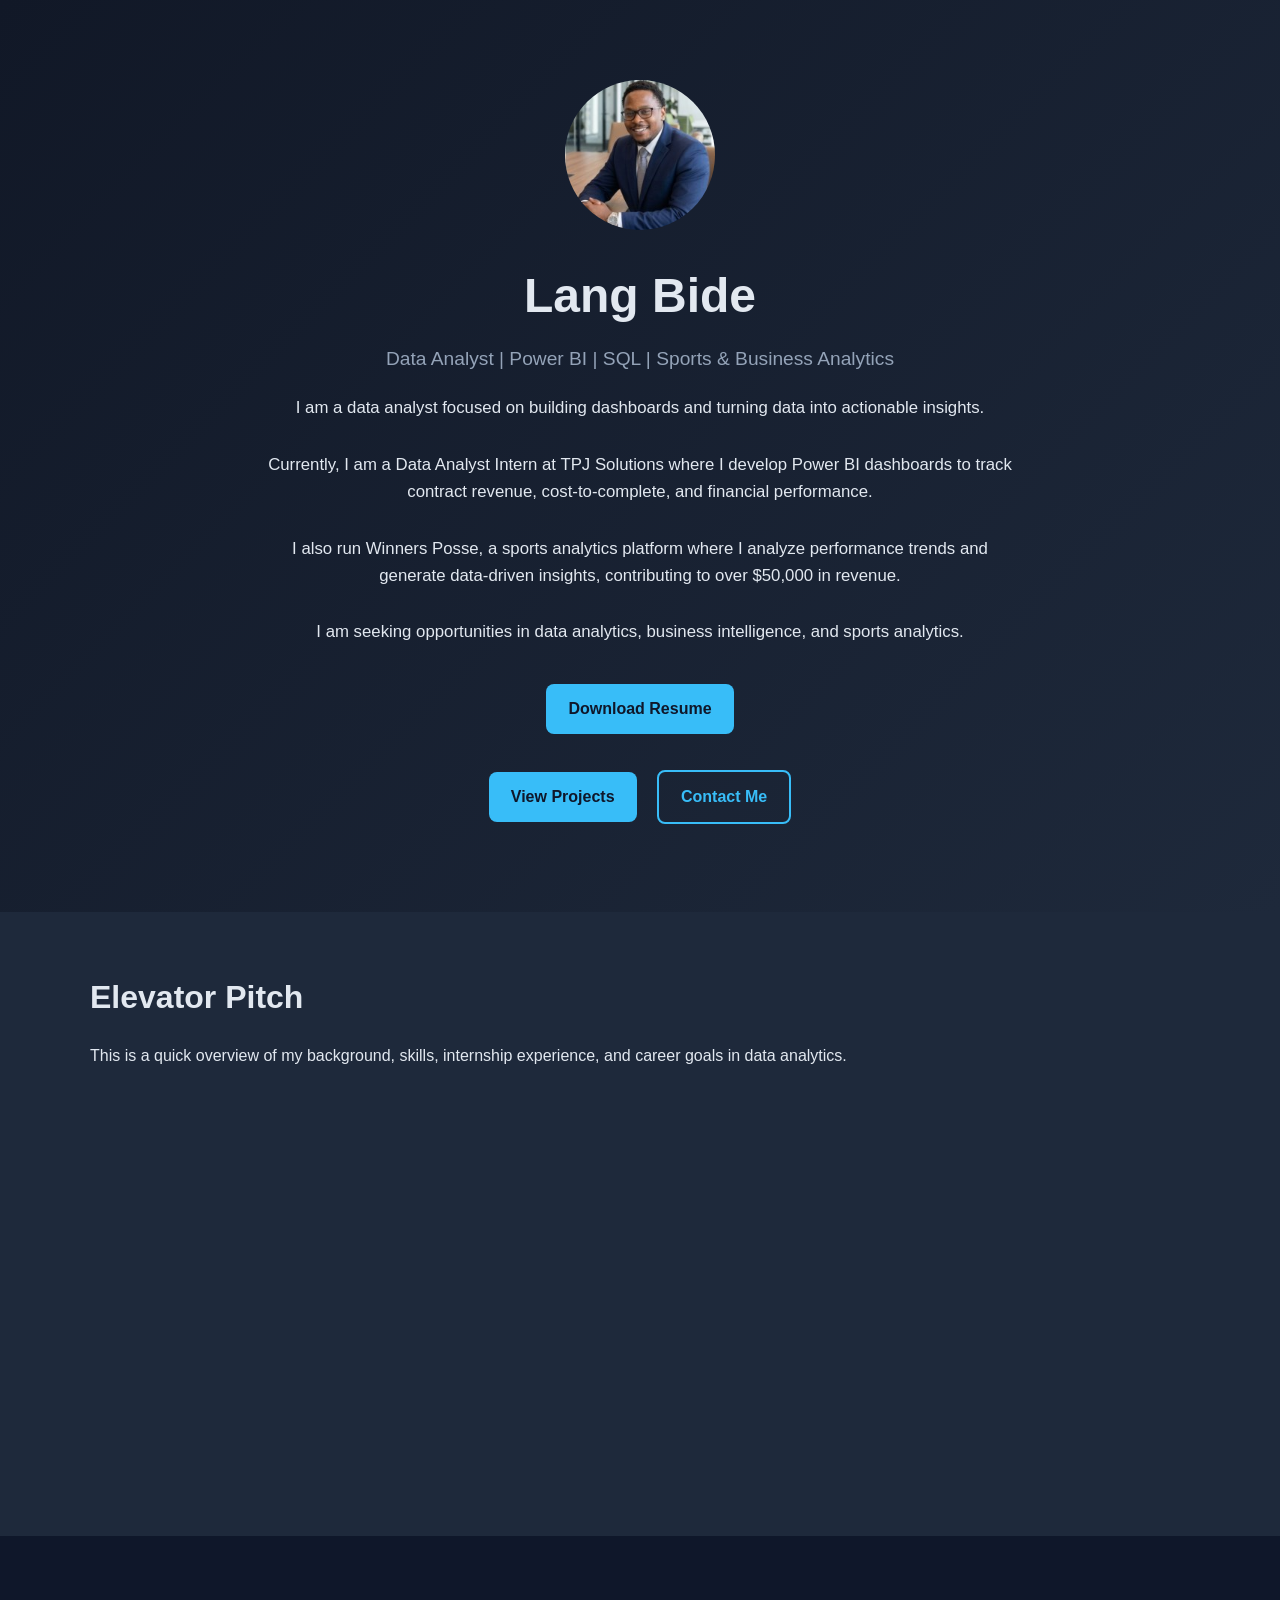
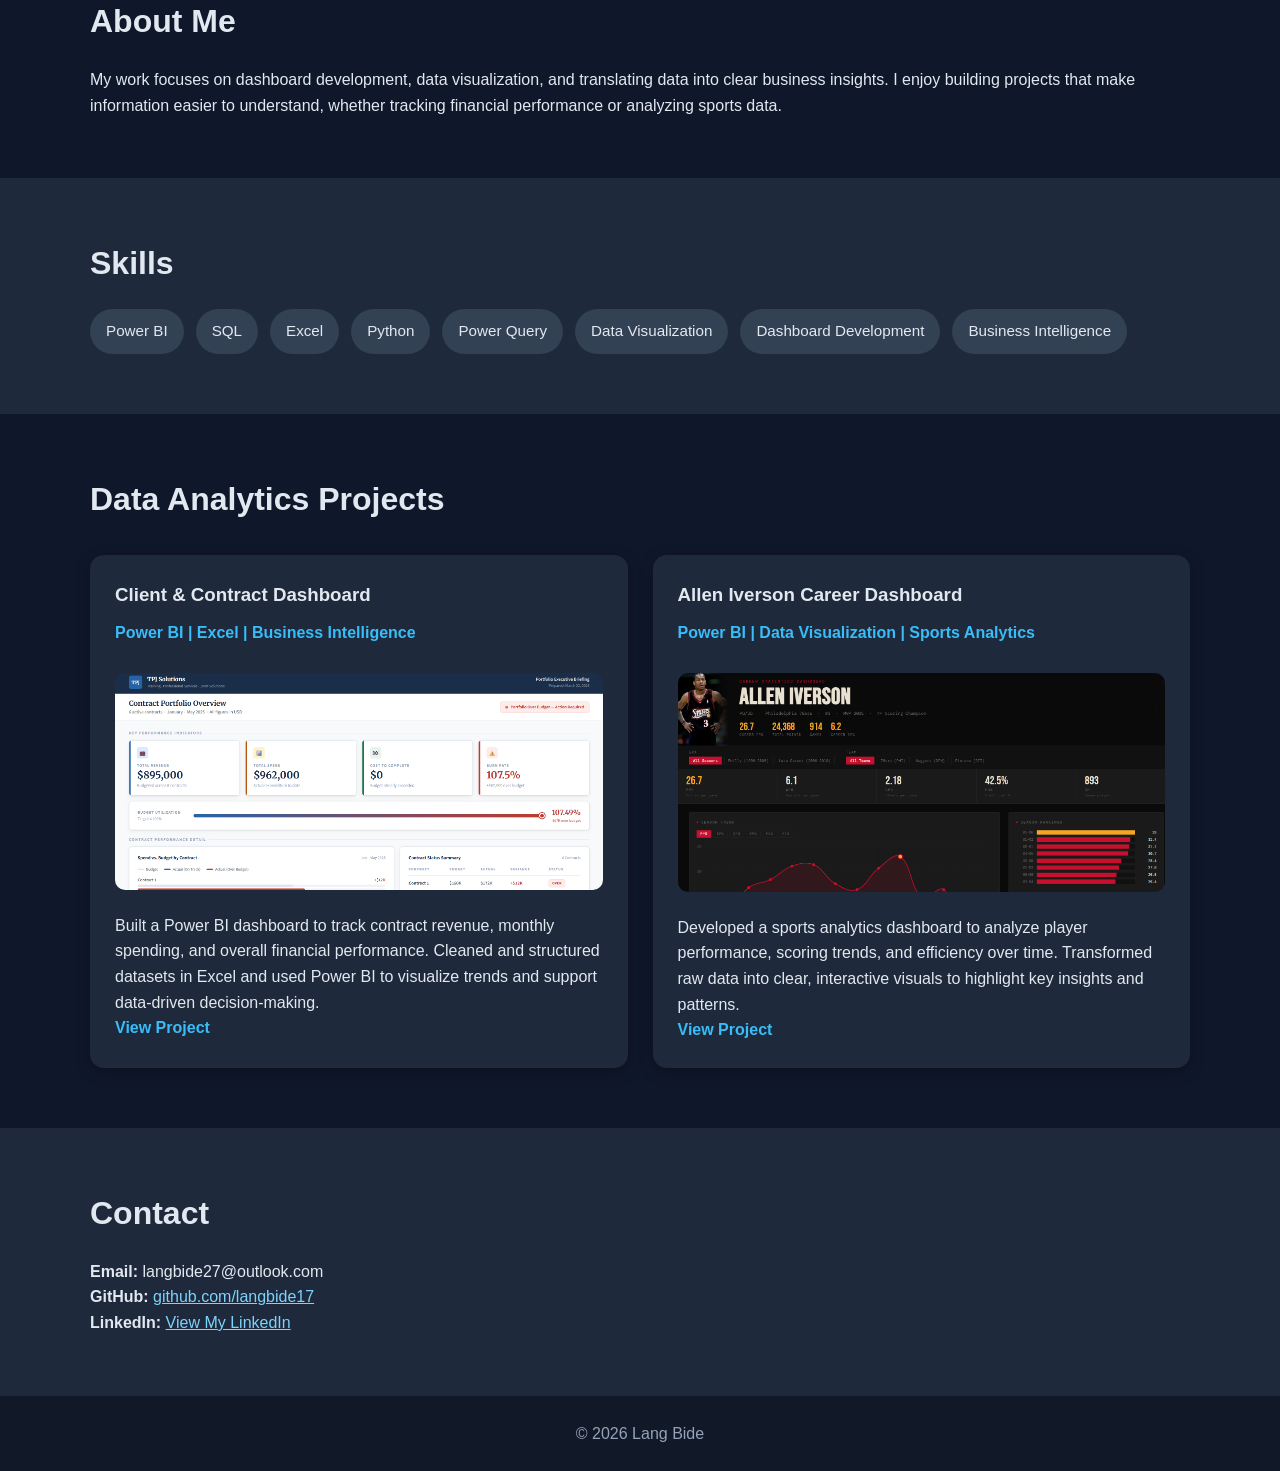
<file: index.html>
<!DOCTYPE html>
<html lang="en">
<head>
  <meta charset="UTF-8" />
  <meta name="viewport" content="width=device-width, initial-scale=1.0" />
  <title>Lang Bide | Data Analyst Portfolio</title>
  <link rel="stylesheet" href="style.css" />
</head>

<body>

  <!-- HERO -->
  <header class="hero">
    <div class="container">

      <img src="headshot.jpg" alt="Lang Bide headshot" class="headshot" />

      <h1>Lang Bide</h1>
      <p class="tagline">Data Analyst | Power BI | SQL | Sports & Business Analytics</p>

      <p class="intro">
        I am a data analyst focused on building dashboards and turning data into actionable insights.
      </p>

      <p class="intro">
        Currently, I am a Data Analyst Intern at TPJ Solutions where I develop Power BI dashboards to track contract revenue, cost-to-complete, and financial performance.
      </p>

      <p class="intro">
        I also run Winners Posse, a sports analytics platform where I analyze performance trends and generate data-driven insights, contributing to over $50,000 in revenue.
      </p>

      <p class="intro">
        I am seeking opportunities in data analytics, business intelligence, and sports analytics.
      </p>

      <a href="Lang_Bide_Resume.pdf" class="btn" target="_blank">Download Resume</a>

      <div class="hero-buttons">
        <a href="#projects" class="btn">View Projects</a>
        <a href="#contact" class="btn btn-outline">Contact Me</a>
      </div>

    </div>
  </header>

  <!-- ELEVATOR PITCH -->
  <section class="section alt">
    <div class="container">
      <h2>Elevator Pitch</h2>

      <p>
        This is a quick overview of my background, skills, internship experience, and career goals in data analytics.
      </p>

      <div style="max-width: 700px; margin: 0 auto;">
        <iframe width="100%" height="400"
          src="https://www.youtube.com/embed/oqHXFVn3Qm4"
          title="Lang Bide Elevator Pitch"
          frameborder="0"
          allow="accelerometer; autoplay; clipboard-write; encrypted-media; gyroscope; picture-in-picture"
          allowfullscreen>
        </iframe>
      </div>
    </div>
  </section>

  <!-- ABOUT -->
  <section class="section">
    <div class="container">
      <h2>About Me</h2>
      <p>
        My work focuses on dashboard development, data visualization, and translating data into clear business insights. I enjoy building projects that make information easier to understand, whether tracking financial performance or analyzing sports data.
      </p>
    </div>
  </section>

  <!-- SKILLS -->
  <section class="section alt">
    <div class="container">
      <h2>Skills</h2>

      <div class="skills-grid">
        <span class="skill-pill">Power BI</span>
        <span class="skill-pill">SQL</span>
        <span class="skill-pill">Excel</span>
        <span class="skill-pill">Python</span>
        <span class="skill-pill">Power Query</span>
        <span class="skill-pill">Data Visualization</span>
        <span class="skill-pill">Dashboard Development</span>
        <span class="skill-pill">Business Intelligence</span>
      </div>
    </div>
  </section>

  <!-- PROJECTS -->
  <section class="section" id="projects">
    <div class="container">
      <h2>Data Analytics Projects</h2>

      <div class="project-grid">

        <div class="project-card">
          <h3>Client & Contract Dashboard</h3>
          <p class="project-tools">Power BI | Excel | Business Intelligence</p>

          <img src="contract-dashboard.png" alt="Client and Contract Dashboard" class="project-image" />

          <p>
            Built a Power BI dashboard to track contract revenue, monthly spending, and overall financial performance.
            Cleaned and structured datasets in Excel and used Power BI to visualize trends and support data-driven decision-making.
          </p>

          <a href="powerbi.html" class="project-link">View Project</a>
        </div>

        <div class="project-card">
          <h3>Allen Iverson Career Dashboard</h3>
          <p class="project-tools">Power BI | Data Visualization | Sports Analytics</p>

          <img src="iverson-dashboard.png" alt="Allen Iverson Career Dashboard" class="project-image" />

          <p>
            Developed a sports analytics dashboard to analyze player performance, scoring trends, and efficiency over time.
            Transformed raw data into clear, interactive visuals to highlight key insights and patterns.
          </p>

          <a href="iverson.html" class="project-link">View Project</a>
        </div>

      </div>
    </div>
  </section>

  <!-- CONTACT -->
  <section class="section alt" id="contact">
    <div class="container">
      <h2>Contact</h2>

      <p><strong>Email:</strong> langbide27@outlook.com</p>

      <p><strong>GitHub:</strong>
        <a href="https://github.com/langbide17" target="_blank">
          github.com/langbide17
        </a>
      </p>

      <p><strong>LinkedIn:</strong>
        <a href="https://www.linkedin.com/in/lang-bide-114583291/" target="_blank">
          View My LinkedIn
        </a>
      </p>

    </div>
  </section>

  <!-- FOOTER -->
  <footer>
    <div class="container">
      <p>© 2026 Lang Bide</p>
    </div>
  </footer>

</body>
</html>
</file>
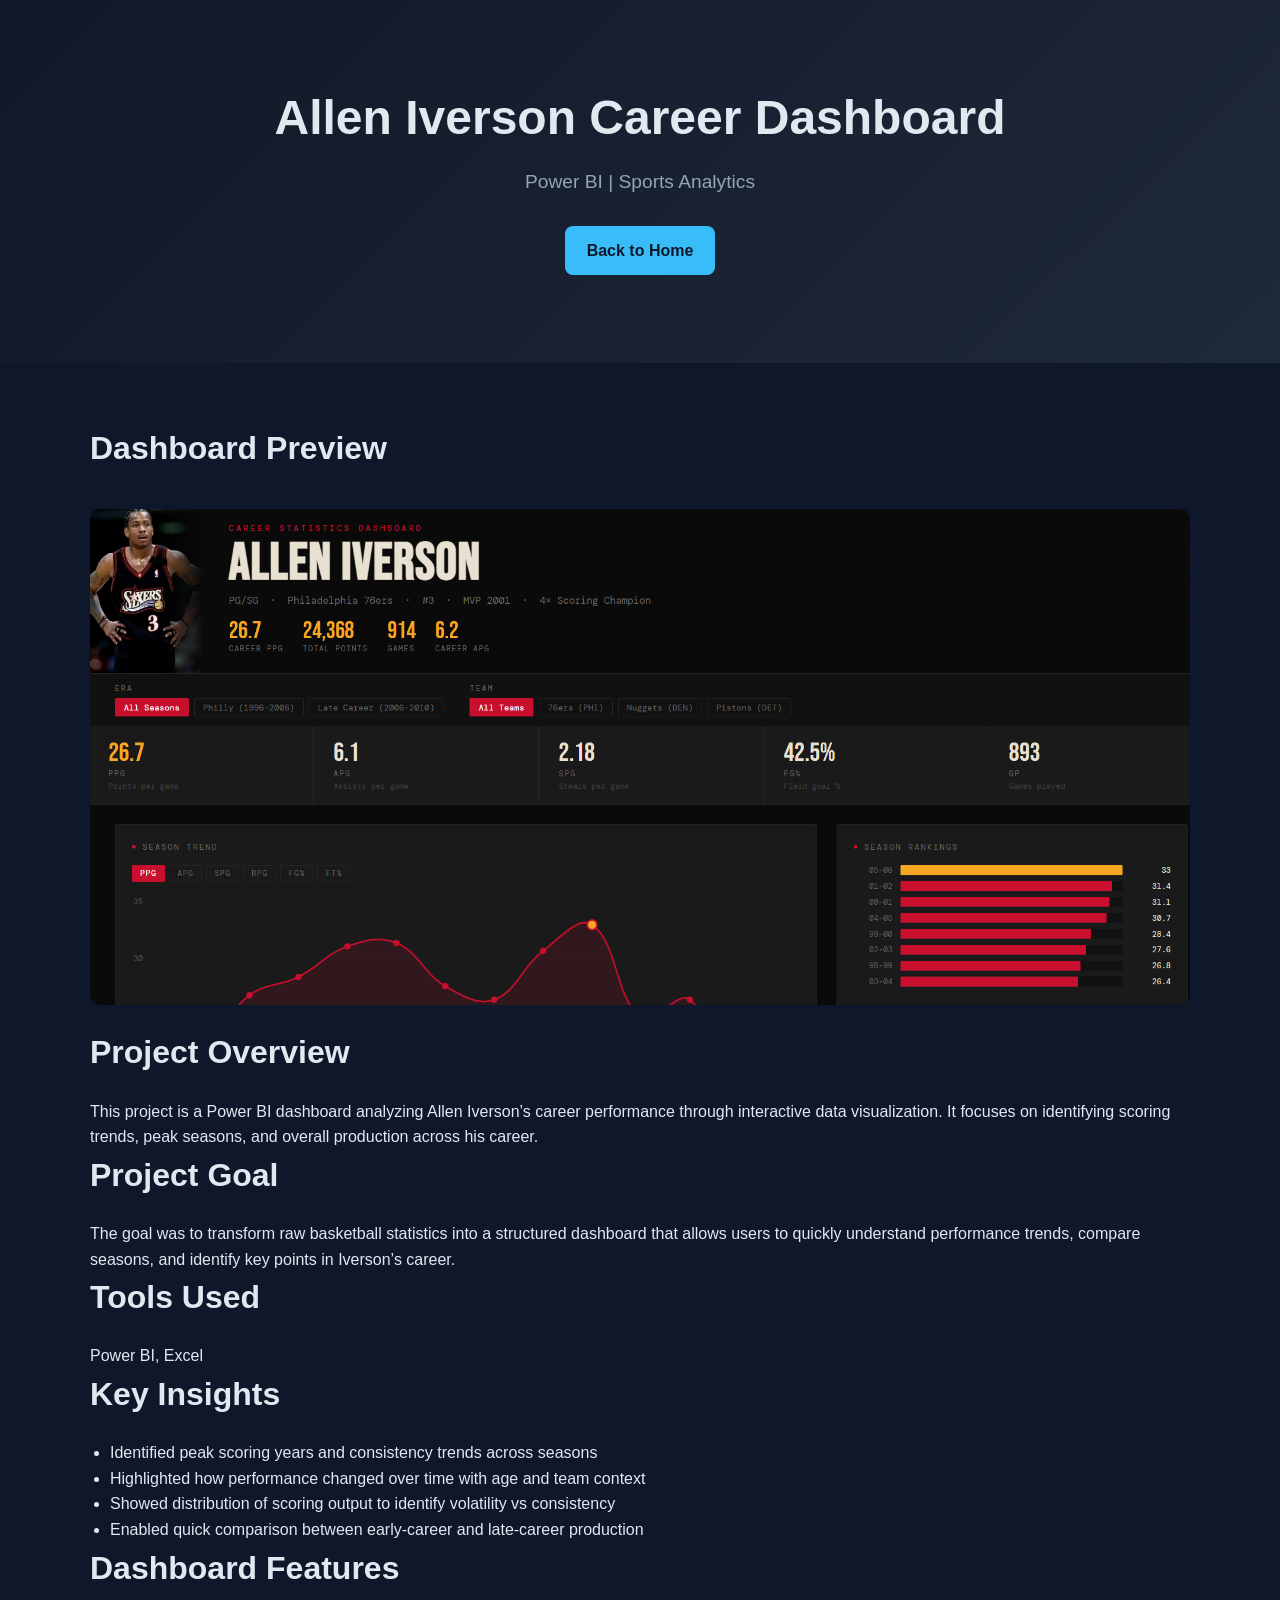
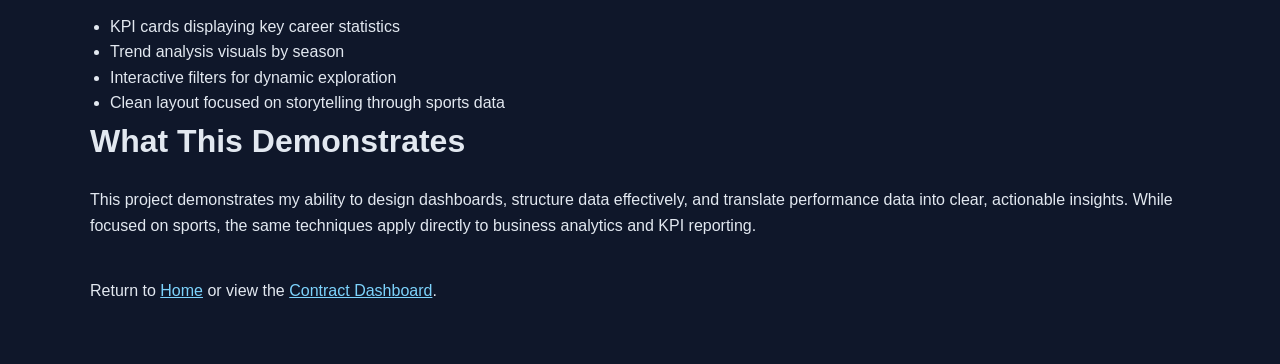
<file: iverson.html>
<!DOCTYPE html>
<html lang="en">
<head>
  <meta charset="UTF-8" />
  <meta name="viewport" content="width=device-width, initial-scale=1.0" />
  <title>Allen Iverson Career Dashboard | Lang Bide</title>
  <link rel="stylesheet" href="style.css" />
</head>
<body>

  <section class="hero">
    <div class="container">
      <h1>Allen Iverson Career Dashboard</h1>
      <p class="tagline">Power BI | Sports Analytics</p>
      <a href="index.html" class="btn">Back to Home</a>
    </div>
  </section>

  <section class="section">
    <div class="container">

      <h2>Dashboard Preview</h2>
      <img src="iverson-dashboard.png" alt="Allen Iverson Dashboard" class="project-image" />

      <h2>Project Overview</h2>
      <p>
        This project is a Power BI dashboard analyzing Allen Iverson’s career performance through interactive data visualization. 
        It focuses on identifying scoring trends, peak seasons, and overall production across his career.
      </p>

      <h2>Project Goal</h2>
      <p>
        The goal was to transform raw basketball statistics into a structured dashboard that allows users to quickly understand 
        performance trends, compare seasons, and identify key points in Iverson’s career.
      </p>

      <h2>Tools Used</h2>
      <p>Power BI, Excel</p>

      <h2>Key Insights</h2>
      <ul style="margin-left: 20px;">
        <li>Identified peak scoring years and consistency trends across seasons</li>
        <li>Highlighted how performance changed over time with age and team context</li>
        <li>Showed distribution of scoring output to identify volatility vs consistency</li>
        <li>Enabled quick comparison between early-career and late-career production</li>
      </ul>

      <h2>Dashboard Features</h2>
      <ul style="margin-left: 20px;">
        <li>KPI cards displaying key career statistics</li>
        <li>Trend analysis visuals by season</li>
        <li>Interactive filters for dynamic exploration</li>
        <li>Clean layout focused on storytelling through sports data</li>
      </ul>

      <h2>What This Demonstrates</h2>
      <p>
        This project demonstrates my ability to design dashboards, structure data effectively, and translate performance data into 
        clear, actionable insights. While focused on sports, the same techniques apply directly to business analytics and KPI reporting.
      </p>

      <div style="margin-top:40px;">
        <p>
          Return to <a href="index.html">Home</a> or view the 
          <a href="powerbi.html">Contract Dashboard</a>.
        </p>
      </div>

    </div>
  </section>

</body>
</html>
</file>
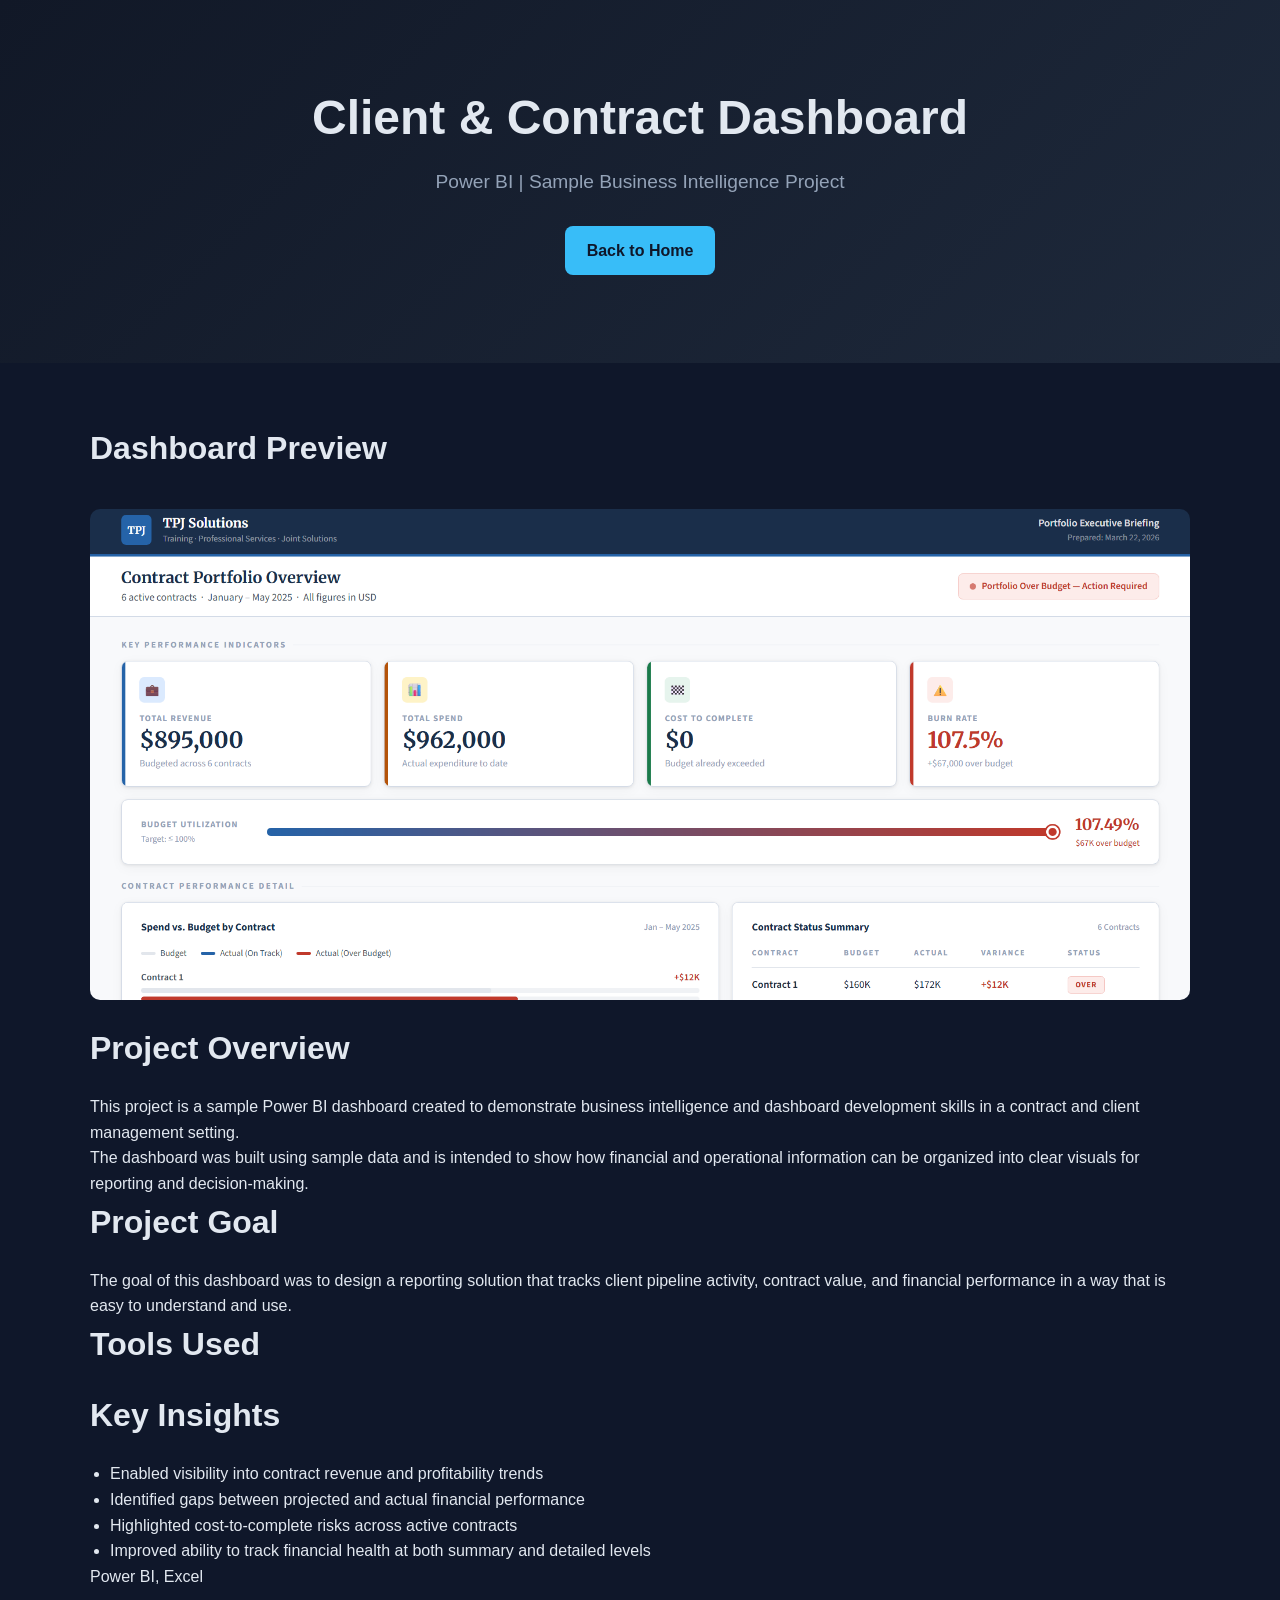
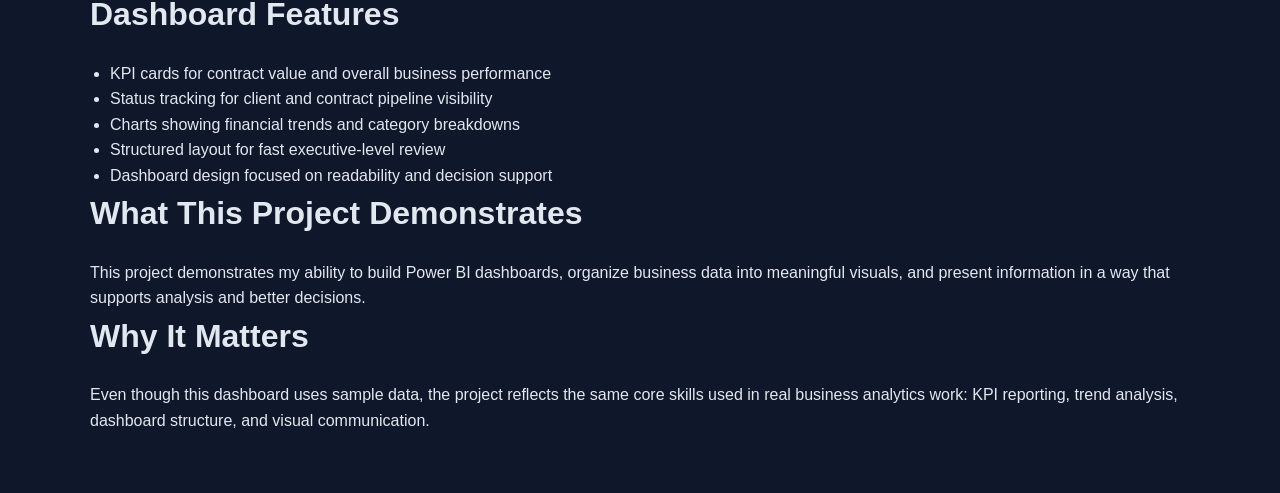
<file: powerbi.html>
<!DOCTYPE html>
<html lang="en">
<head>
  <meta charset="UTF-8" />
  <meta name="viewport" content="width=device-width, initial-scale=1.0" />
  <title>Client & Contract Dashboard | Lang Bide</title>
  <link rel="stylesheet" href="style.css" />
</head>
<body>

  <section class="hero">
    <div class="container">
      <h1>Client & Contract Dashboard</h1>
      <p class="tagline">Power BI | Sample Business Intelligence Project</p>
      <a href="index.html" class="btn">Back to Home</a>
    </div>
  </section>

  <section class="section">
    <div class="container">

      <h2>Dashboard Preview</h2>
      <img src="contract-dashboard.png" alt="Client and Contract Dashboard" class="project-image" />

      <h2>Project Overview</h2>
      <p>
        This project is a sample Power BI dashboard created to demonstrate business intelligence and dashboard development skills in a contract and client management setting.
      </p>

      <p>
        The dashboard was built using sample data and is intended to show how financial and operational information can be organized into clear visuals for reporting and decision-making.
      </p>

      <h2>Project Goal</h2>
      <p>
        The goal of this dashboard was to design a reporting solution that tracks client pipeline activity, contract value, and financial performance in a way that is easy to understand and use.
      </p>

      <h2>Tools Used</h2>
      <h2>Key Insights</h2>
<ul style="margin-left: 20px;">
  <li>Enabled visibility into contract revenue and profitability trends</li>
  <li>Identified gaps between projected and actual financial performance</li>
  <li>Highlighted cost-to-complete risks across active contracts</li>
  <li>Improved ability to track financial health at both summary and detailed levels</li>
</ul>
      <p>Power BI, Excel</p>

      <h2>Dashboard Features</h2>
      <ul style="margin-left: 20px; margin-top: 10px;">
        <li>KPI cards for contract value and overall business performance</li>
        <li>Status tracking for client and contract pipeline visibility</li>
        <li>Charts showing financial trends and category breakdowns</li>
        <li>Structured layout for fast executive-level review</li>
        <li>Dashboard design focused on readability and decision support</li>
      </ul>

      <h2>What This Project Demonstrates</h2>
      <p>
        This project demonstrates my ability to build Power BI dashboards, organize business data into meaningful visuals, and present information in a way that supports analysis and better decisions.
      </p>

      <h2>Why It Matters</h2>
      <p>
        Even though this dashboard uses sample data, the project reflects the same core skills used in real business analytics work: KPI reporting, trend analysis, dashboard structure, and visual communication.
      </p>

    </div>
  </section>

</body>
</html>
</file>
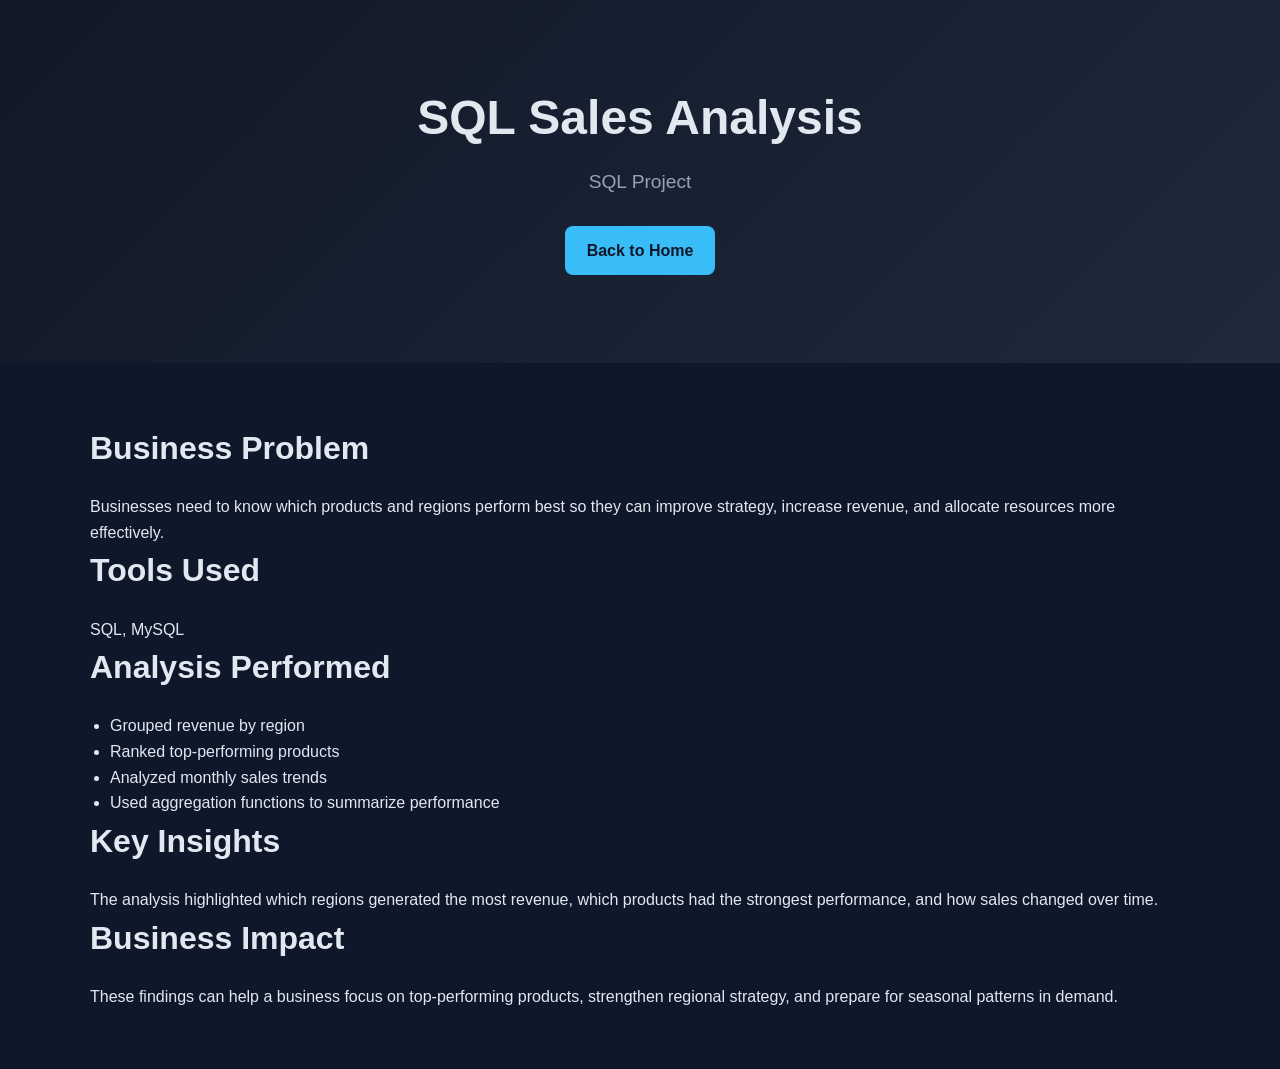
<file: sql.html>
<!DOCTYPE html>
<html lang="en">
<head>
  <meta charset="UTF-8" />
  <meta name="viewport" content="width=device-width, initial-scale=1.0" />
  <title>SQL Sales Analysis | Lang Bide</title>
  <link rel="stylesheet" href="style.css" />
</head>
<body>
  <section class="hero">
    <div class="container">
      <h1>SQL Sales Analysis</h1>
      <p class="tagline">SQL Project</p>
      <a href="index.html" class="btn">Back to Home</a>
    </div>
  </section>

  <section class="section">
    <div class="container">
      <h2>Business Problem</h2>
      <p>
        Businesses need to know which products and regions perform best so they can improve strategy, increase revenue, and allocate resources more effectively.
      </p>

      <h2>Tools Used</h2>
      <p>SQL, MySQL</p>

      <h2>Analysis Performed</h2>
      <ul style="margin-left: 20px; margin-top: 10px;">
        <li>Grouped revenue by region</li>
        <li>Ranked top-performing products</li>
        <li>Analyzed monthly sales trends</li>
        <li>Used aggregation functions to summarize performance</li>
      </ul>

      <h2>Key Insights</h2>
      <p>
        The analysis highlighted which regions generated the most revenue, which products had the strongest performance, and how sales changed over time.
      </p>

      <h2>Business Impact</h2>
      <p>
        These findings can help a business focus on top-performing products, strengthen regional strategy, and prepare for seasonal patterns in demand.
      </p>
    </div>
  </section>
</body>
</html>
</file>
<file: style.css>
* {
  box-sizing: border-box;
  margin: 0;
  padding: 0;
}

body {
  font-family: Arial, sans-serif;
  background-color: #0f172a;
  color: #e2e8f0;
  line-height: 1.6;
}

.container {
  width: 90%;
  max-width: 1100px;
  margin: 0 auto;
}

.hero {
  padding: 80px 0;
  background: linear-gradient(135deg, #111827, #1e293b);
  text-align: center;
}

.hero h1 {
  font-size: 3rem;
  margin-bottom: 10px;
}

.tagline {
  font-size: 1.2rem;
  color: #94a3b8;
  margin-bottom: 20px;
}

.intro {
  max-width: 750px;
  margin: 0 auto 30px;
  font-size: 1.05rem;
}

.hero-buttons {
  margin-top: 20px;
}

.btn {
  display: inline-block;
  background-color: #38bdf8;
  color: #0f172a;
  text-decoration: none;
  padding: 12px 22px;
  border-radius: 8px;
  font-weight: bold;
  margin: 8px;
}

.btn-outline {
  background-color: transparent;
  border: 2px solid #38bdf8;
  color: #38bdf8;
}

.section {
  padding: 60px 0;
}

.section h2 {
  font-size: 2rem;
  margin-bottom: 20px;
}

.alt {
  background-color: #1e293b;
}

.skills-grid {
  display: flex;
  flex-wrap: wrap;
  gap: 12px;
  margin-top: 20px;
}

.skill-pill {
  background-color: #334155;
  color: #e2e8f0;
  padding: 10px 16px;
  border-radius: 999px;
  font-size: 0.95rem;
}

.project-grid {
  display: grid;
  grid-template-columns: repeat(auto-fit, minmax(280px, 1fr));
  gap: 25px;
  margin-top: 30px;
}

.project-card {
  background-color: #1e293b;
  padding: 25px;
  border-radius: 14px;
  box-shadow: 0 4px 15px rgba(0, 0, 0, 0.25);
}

.project-card h3 {
  margin-bottom: 10px;
}

.project-tools {
  color: #38bdf8;
  font-weight: bold;
  margin-bottom: 12px;
}

.project-card ul {
  margin: 15px 0 20px 20px;
}

.project-link {
  color: #38bdf8;
  text-decoration: none;
  font-weight: bold;
}

.project-link:hover,
a:hover {
  text-decoration: underline;
}

a {
  color: #7dd3fc;
}

footer {
  text-align: center;
  padding: 25px 0;
  background-color: #111827;
  color: #94a3b8;
}
.headshot {
  width: 150px;
  border-radius: 50%;
  margin-bottom: 20px;
}

.project-image {
  width: 100%;
  margin: 15px 0;
  border-radius: 10px;
}
</file>
